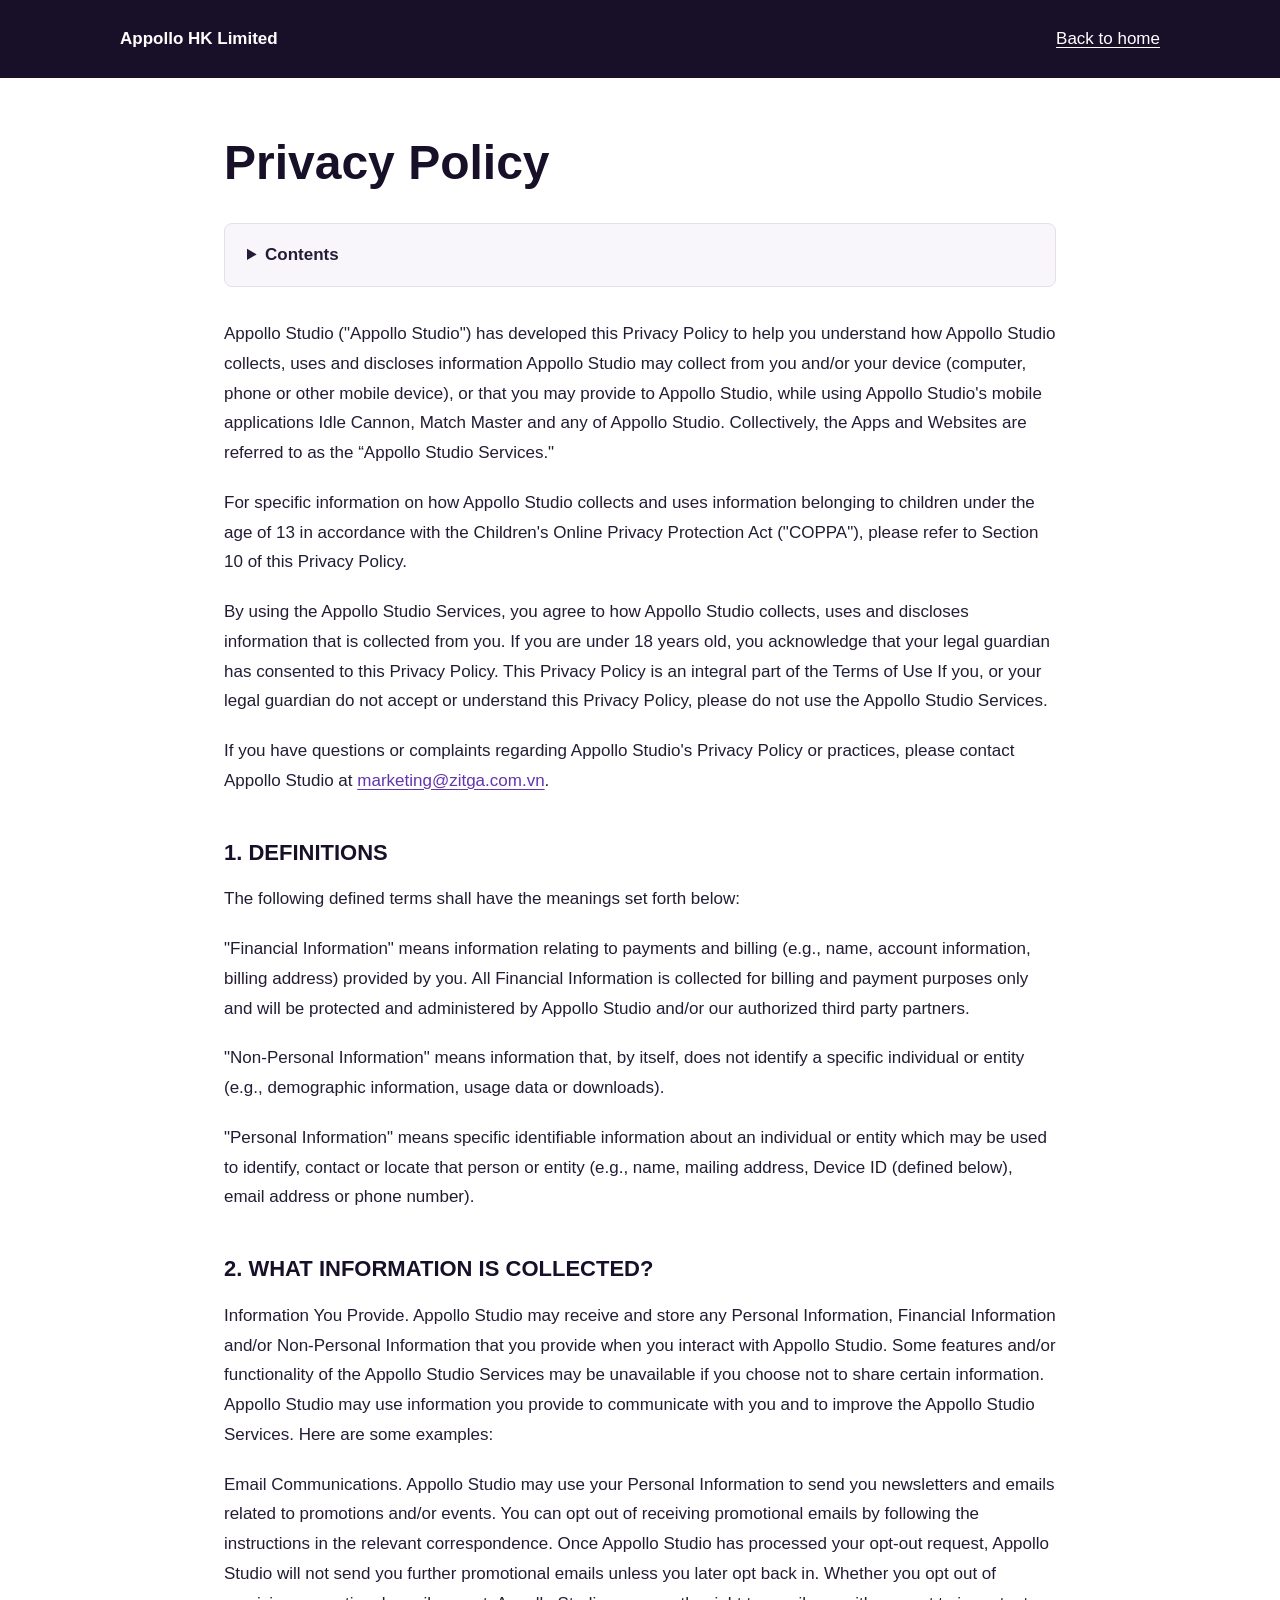
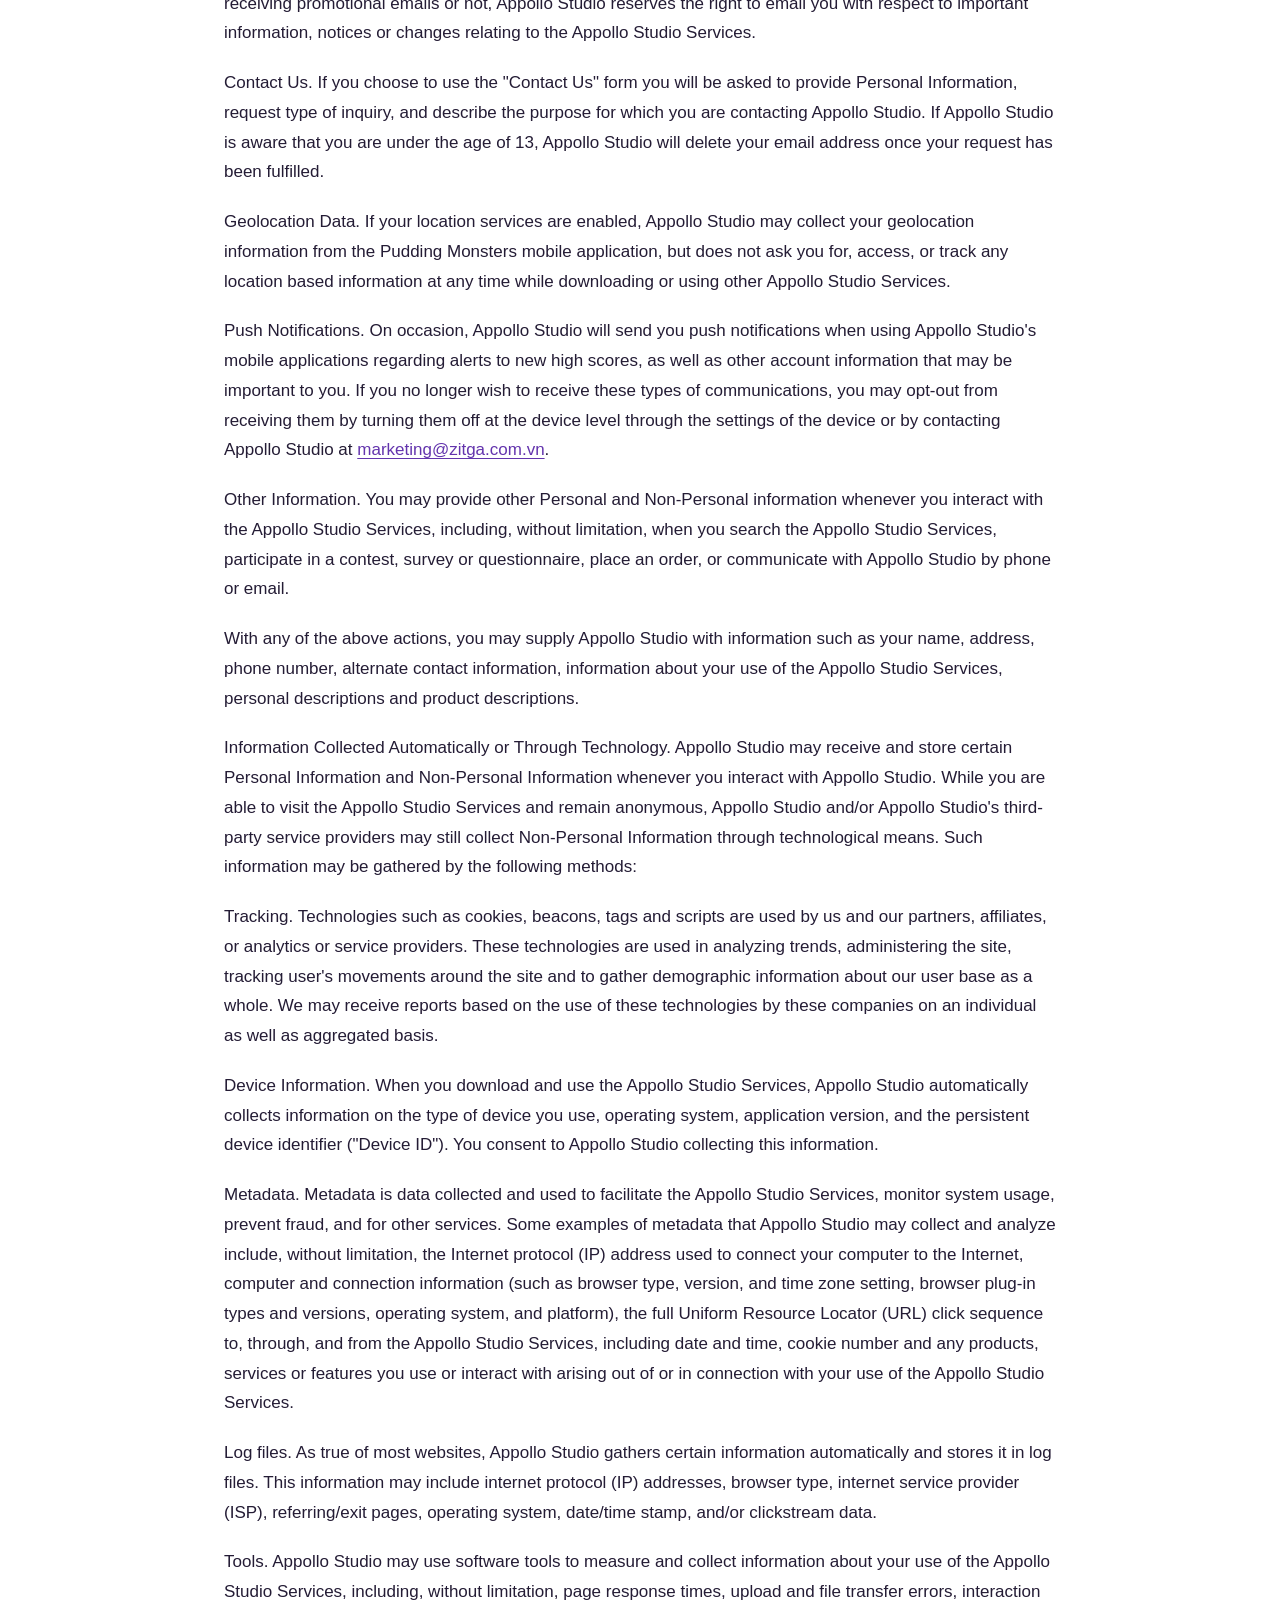
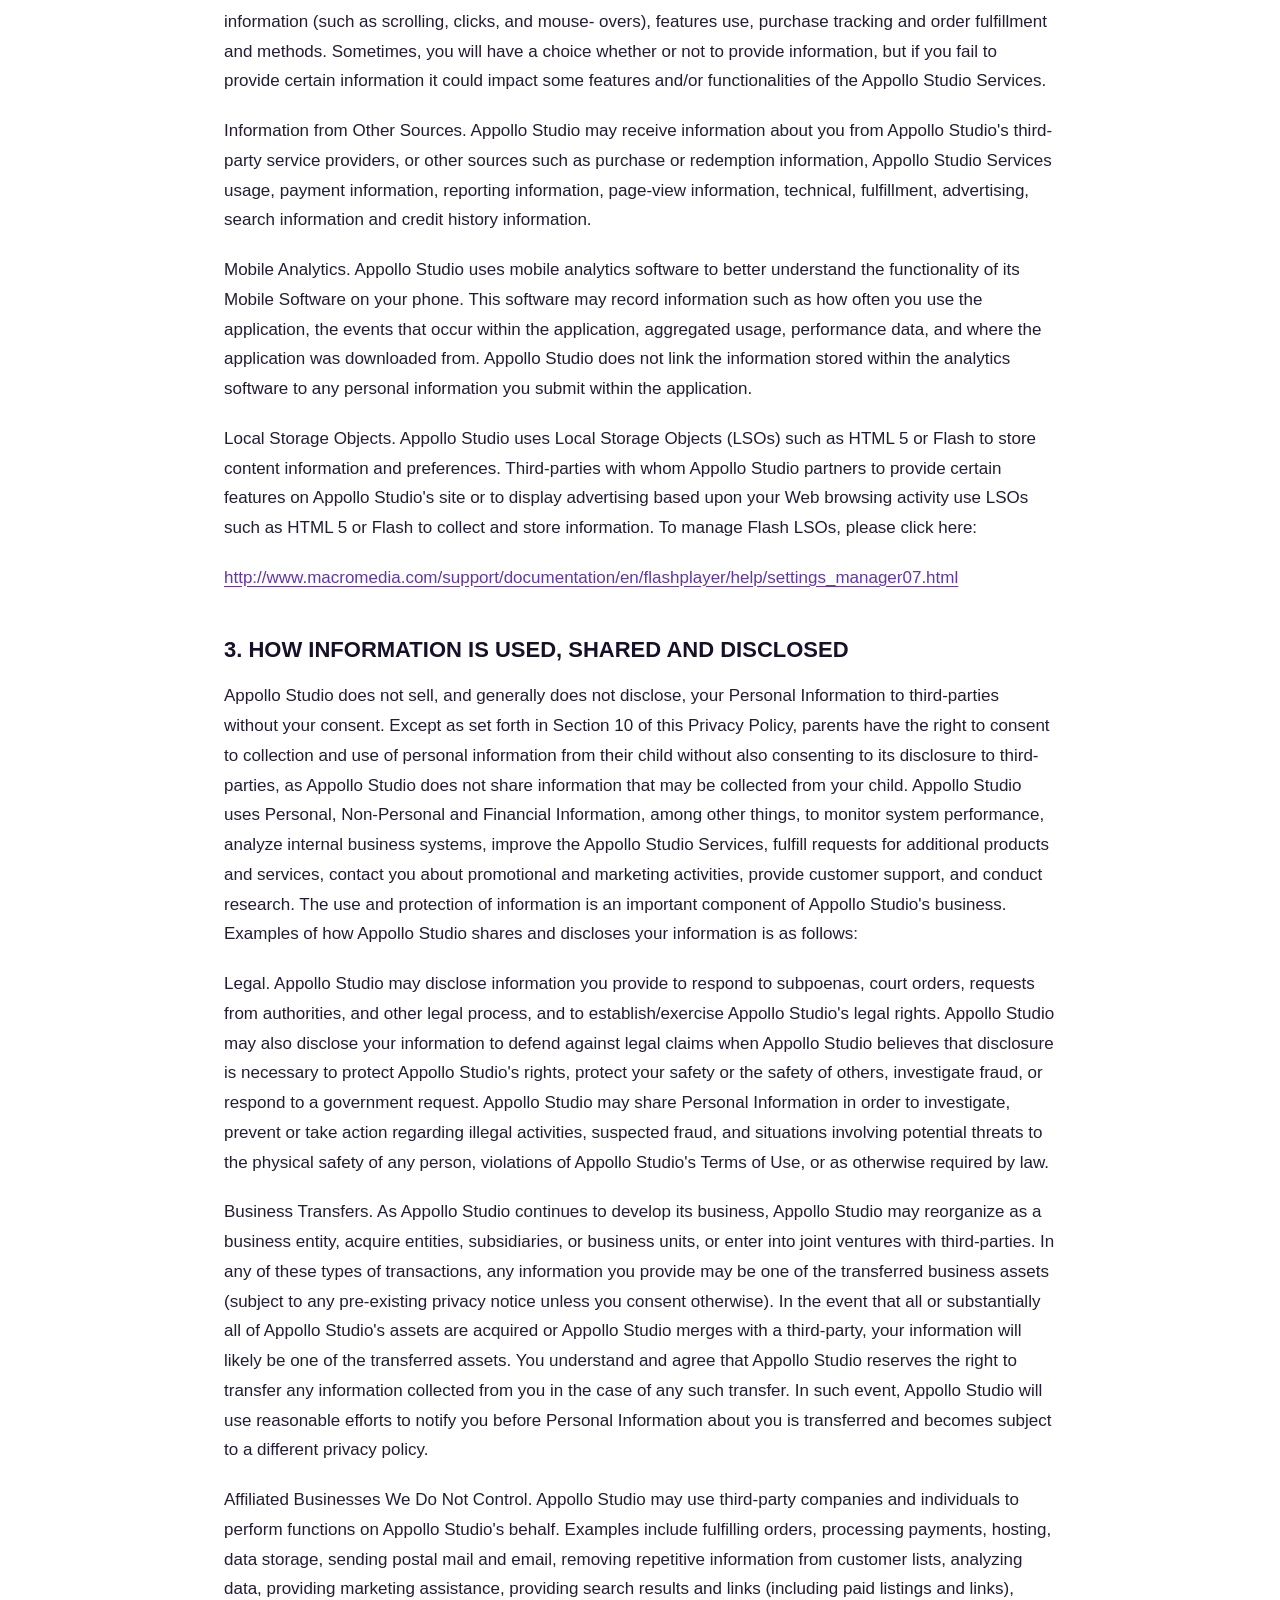
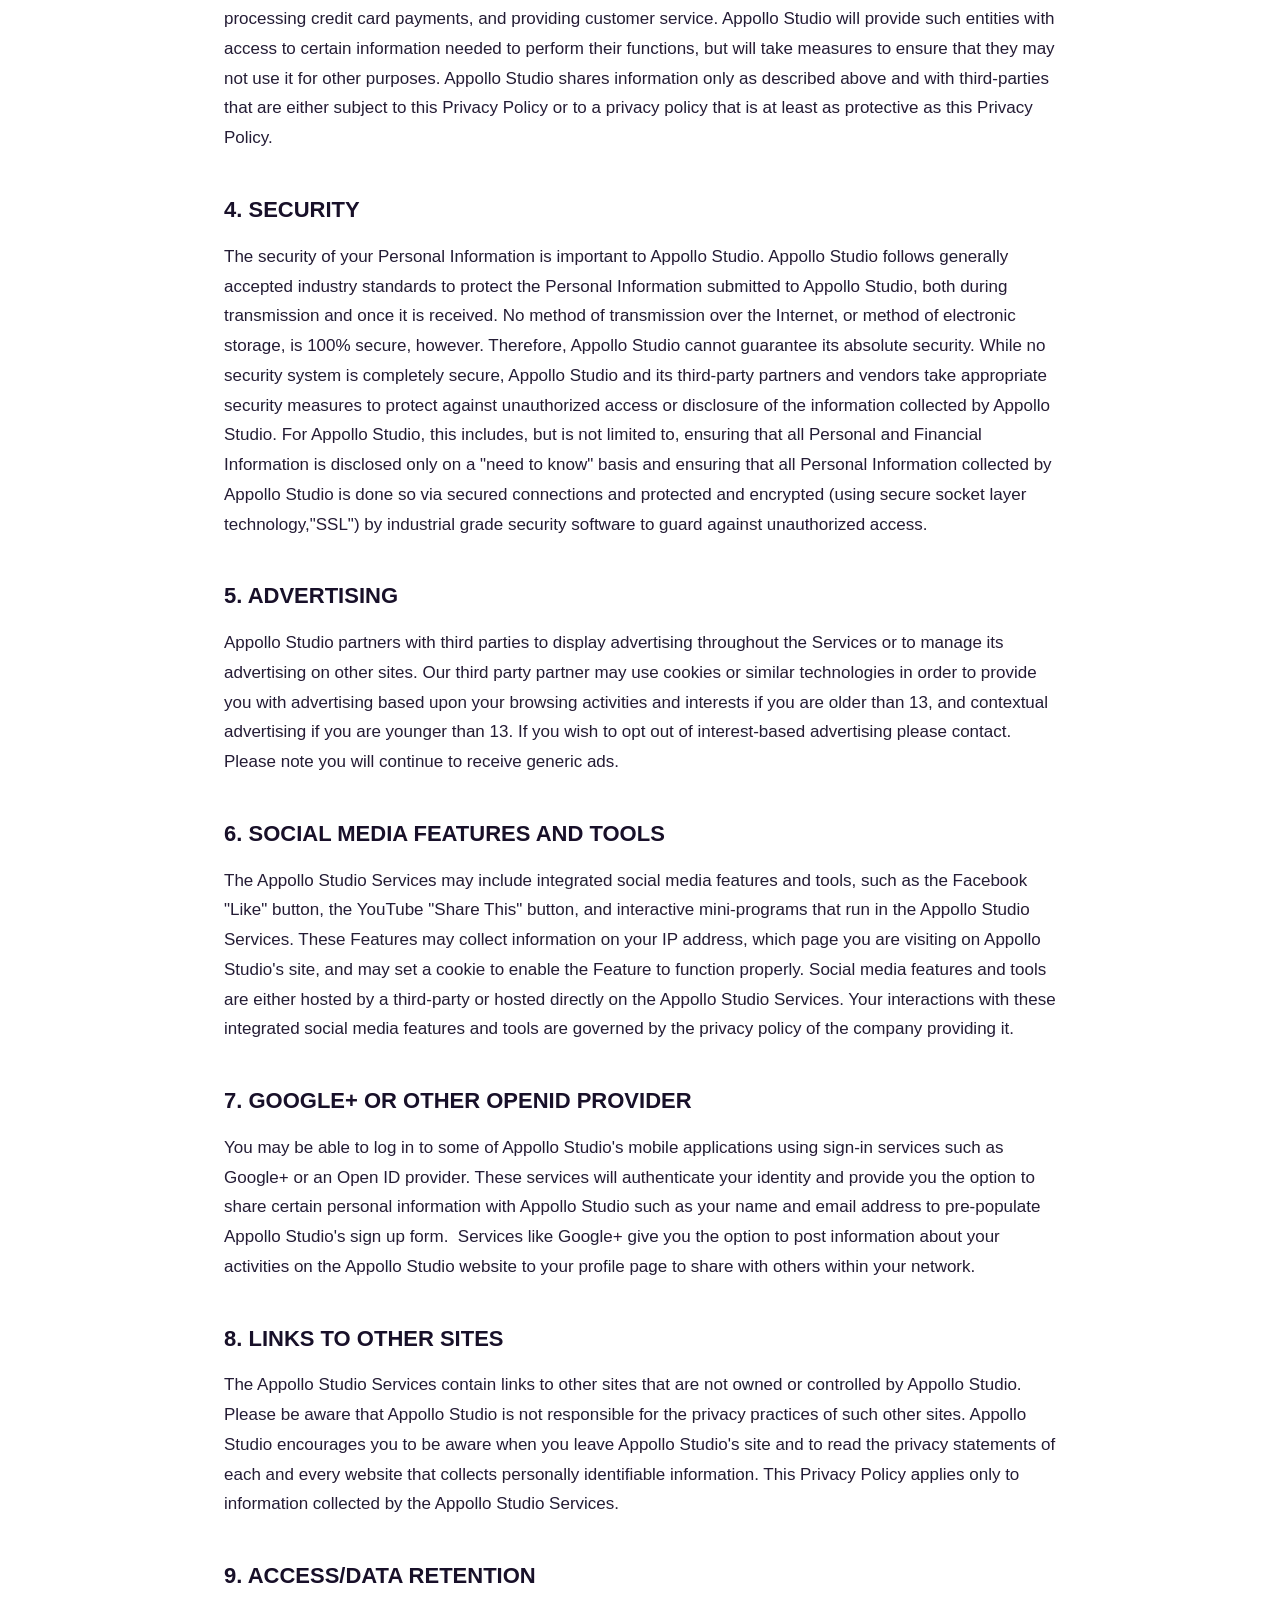
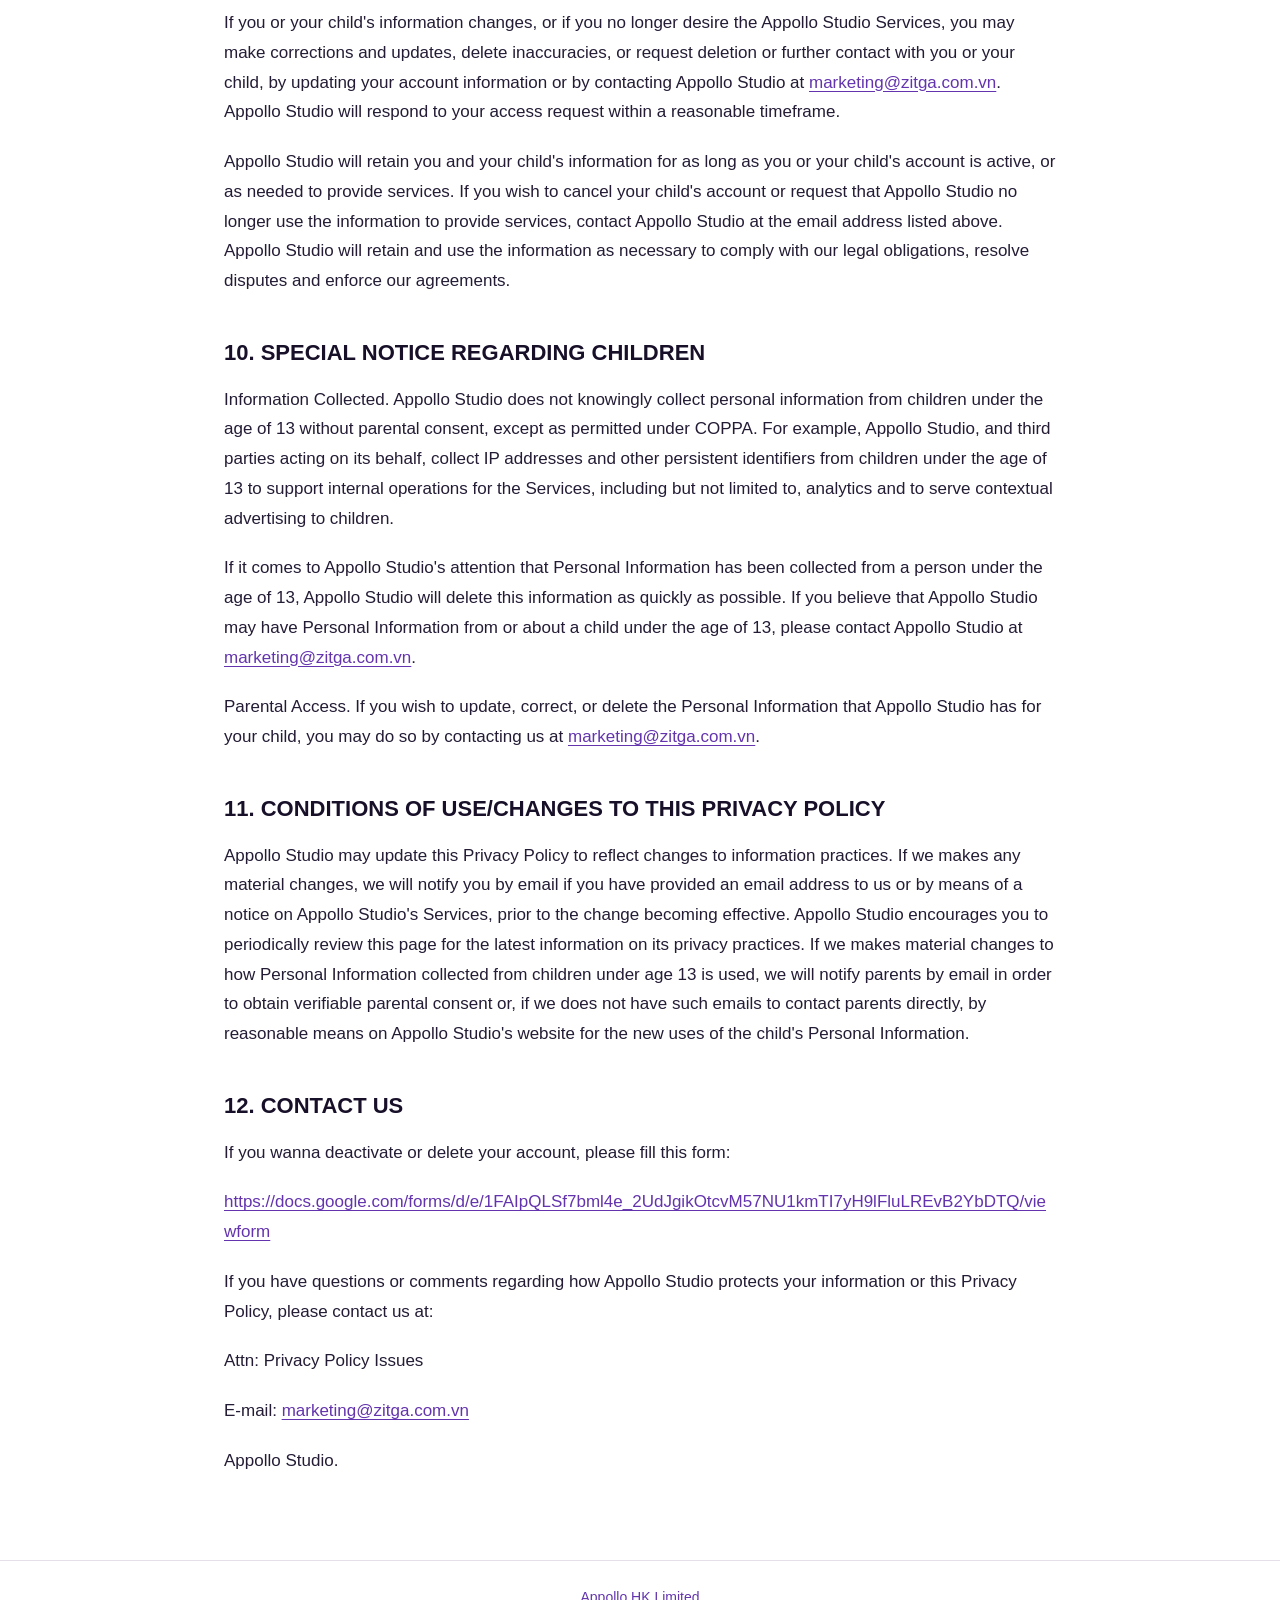
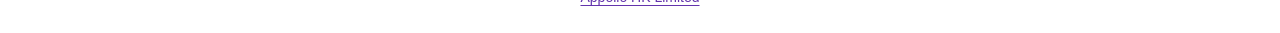
<file: privacy-policy.html>
<!DOCTYPE html>
<html lang="en">
<head>
  <meta charset="utf-8">
  <meta name="viewport" content="width=device-width, initial-scale=1">
  <title>Privacy Policy | Appollo Studio</title>
  <meta name="description" content="Read how Appollo Studio collects, uses and protects information when you use its services, and how to contact us about your privacy.">
  <link rel="stylesheet" href="/privacy-policy.css">
</head>
<body>
  <a class="skip-link" href="#policy">Skip to privacy policy</a>
  <header><a class="brand" href="/">Appollo HK Limited</a><a href="/">Back to home</a></header>
  <main id="policy">
    <h1>Privacy Policy</h1>
    <nav aria-label="Policy contents"><details><summary>Contents</summary><ol><li><a href="#section-1">1. DEFINITIONS</a></li><li><a href="#section-2">2. WHAT INFORMATION IS COLLECTED?</a></li><li><a href="#section-3">3. HOW INFORMATION IS USED, SHARED AND DISCLOSED</a></li><li><a href="#section-4">4. SECURITY</a></li><li><a href="#section-5">5. ADVERTISING</a></li><li><a href="#section-6">6. SOCIAL MEDIA FEATURES AND TOOLS</a></li><li><a href="#section-7">7. GOOGLE+ OR OTHER OPENID PROVIDER</a></li><li><a href="#section-8">8. LINKS TO OTHER SITES</a></li><li><a href="#section-9">9. ACCESS/DATA RETENTION</a></li><li><a href="#section-10">10. SPECIAL NOTICE REGARDING CHILDREN</a></li><li><a href="#section-11">11. CONDITIONS OF USE/CHANGES TO THIS PRIVACY POLICY</a></li><li><a href="#section-12">12. CONTACT US</a></li></ol></details></nav>
    <article aria-label="Privacy policy">
<p>Appollo Studio (&quot;Appollo Studio&quot;) has developed this Privacy Policy to help you understand how Appollo Studio collects, uses and discloses information Appollo Studio may collect from you and/or your device (computer, phone or other mobile device), or that you may provide to Appollo Studio, while using Appollo Studio&#x27;s mobile applications Idle Cannon, Match Master and any of Appollo Studio. Collectively, the Apps and Websites are referred to as the “Appollo Studio Services.&quot;</p>
<p>For specific information on how Appollo Studio collects and uses information belonging to children under the age of 13 in accordance with the Children&#x27;s Online Privacy Protection Act (&quot;COPPA&quot;), please refer to Section 10 of this Privacy Policy.</p>
<p>By using the Appollo Studio Services, you agree to how Appollo Studio collects, uses and discloses information that is collected from you. If you are under 18 years old, you acknowledge that your legal guardian has consented to this Privacy Policy. This Privacy Policy is an integral part of the Terms of Use If you, or your legal guardian do not accept or understand this Privacy Policy, please do not use the Appollo Studio Services.</p>
<p>If you have questions or complaints regarding Appollo Studio&#x27;s Privacy Policy or practices, please contact Appollo Studio at <a href="mailto:marketing@zitga.com.vn">marketing@zitga.com.vn</a>.</p>
<h2 id="section-1">1. DEFINITIONS</h2>
<p>The following defined terms shall have the meanings set forth below:</p>
<p>&quot;Financial Information&quot; means information relating to payments and billing (e.g., name, account information, billing address) provided by you. All Financial Information is collected for billing and payment purposes only and will be protected and administered by Appollo Studio and/or our authorized third party partners.</p>
<p>&quot;Non-Personal Information&quot; means information that, by itself, does not identify a specific individual or entity (e.g., demographic information, usage data or downloads).</p>
<p>&quot;Personal Information&quot; means specific identifiable information about an individual or entity which may be used to identify, contact or locate that person or entity (e.g., name, mailing address, Device ID (defined below), email address or phone number).</p>
<h2 id="section-2">2. WHAT INFORMATION IS COLLECTED?</h2>
<p>Information You Provide. Appollo Studio may receive and store any Personal Information, Financial Information and/or Non-Personal Information that you provide when you interact with Appollo Studio. Some features and/or functionality of the Appollo Studio Services may be unavailable if you choose not to share certain information. Appollo Studio may use information you provide to communicate with you and to improve the Appollo Studio Services. Here are some examples:</p>
<p>Email Communications. Appollo Studio may use your Personal Information to send you newsletters and emails related to promotions and/or events. You can opt out of receiving promotional emails by following the instructions in the relevant correspondence. Once Appollo Studio has processed your opt-out request, Appollo Studio will not send you further promotional emails unless you later opt back in. Whether you opt out of receiving promotional emails or not, Appollo Studio reserves the right to email you with respect to important information, notices or changes relating to the Appollo Studio Services.</p>
<p>Contact Us. If you choose to use the &quot;Contact Us&quot; form you will be asked to provide Personal Information, request type of inquiry, and describe the purpose for which you are contacting Appollo Studio. If Appollo Studio is aware that you are under the age of 13, Appollo Studio will delete your email address once your request has been fulfilled.</p>
<p>Geolocation Data. If your location services are enabled, Appollo Studio may collect your geolocation information from the Pudding Monsters mobile application, but does not ask you for, access, or track any location based information at any time while downloading or using other Appollo Studio Services.</p>
<p>Push Notifications. On occasion, Appollo Studio will send you push notifications when using Appollo Studio&#x27;s mobile applications regarding alerts to new high scores, as well as other account information that may be important to you. If you no longer wish to receive these types of communications, you may opt-out from receiving them by turning them off at the device level through the settings of the device or by contacting Appollo Studio at <a href="mailto:marketing@zitga.com.vn">marketing@zitga.com.vn</a>.</p>
<p>Other Information. You may provide other Personal and Non-Personal information whenever you interact with the Appollo Studio Services, including, without limitation, when you search the Appollo Studio Services, participate in a contest, survey or questionnaire, place an order, or communicate with Appollo Studio by phone or email.</p>
<p>With any of the above actions, you may supply Appollo Studio with information such as your name, address, phone number, alternate contact information, information about your use of the Appollo Studio Services, personal descriptions and product descriptions.</p>
<p>Information Collected Automatically or Through Technology. Appollo Studio may receive and store certain Personal Information and Non-Personal Information whenever you interact with Appollo Studio. While you are able to visit the Appollo Studio Services and remain anonymous, Appollo Studio and/or Appollo Studio&#x27;s third-party service providers may still collect Non-Personal Information through technological means. Such information may be gathered by the following methods:</p>
<p>Tracking. Technologies such as cookies, beacons, tags and scripts are used by us and our partners, affiliates, or analytics or service providers. These technologies are used in analyzing trends, administering the site, tracking user&#x27;s movements around the site and to gather demographic information about our user base as a whole. We may receive reports based on the use of these technologies by these companies on an individual as well as aggregated basis.</p>
<p>Device Information. When you download and use the Appollo Studio Services, Appollo Studio automatically collects information on the type of device you use, operating system, application version, and the persistent device identifier (&quot;Device ID&quot;). You consent to Appollo Studio collecting this information.</p>
<p>Metadata. Metadata is data collected and used to facilitate the Appollo Studio Services, monitor system usage, prevent fraud, and for other services. Some examples of metadata that Appollo Studio may collect and analyze include, without limitation, the Internet protocol (IP) address used to connect your computer to the Internet, computer and connection information (such as browser type, version, and time zone setting, browser plug-in types and versions, operating system, and platform), the full Uniform Resource Locator (URL) click sequence to, through, and from the Appollo Studio Services, including date and time, cookie number and any products, services or features you use or interact with arising out of or in connection with your use of the Appollo Studio Services.</p>
<p>Log files. As true of most websites, Appollo Studio gathers certain information automatically and stores it in log files. This information may include internet protocol (IP) addresses, browser type, internet service provider (ISP), referring/exit pages, operating system, date/time stamp, and/or clickstream data.</p>
<p>Tools. Appollo Studio may use software tools to measure and collect information about your use of the Appollo Studio Services, including, without limitation, page response times, upload and file transfer errors, interaction information (such as scrolling, clicks, and mouse- overs), features use, purchase tracking and order fulfillment and methods. Sometimes, you will have a choice whether or not to provide information, but if you fail to provide certain information it could impact some features and/or functionalities of the Appollo Studio Services.</p>
<p>Information from Other Sources. Appollo Studio may receive information about you from Appollo Studio&#x27;s third-party service providers, or other sources such as purchase or redemption information, Appollo Studio Services usage, payment information, reporting information, page-view information, technical, fulfillment, advertising, search information and credit history information.</p>
<p>Mobile Analytics. Appollo Studio uses mobile analytics software to better understand the functionality of its Mobile Software on your phone. This software may record information such as how often you use the application, the events that occur within the application, aggregated usage, performance data, and where the application was downloaded from. Appollo Studio does not link the information stored within the analytics software to any personal information you submit within the application.</p>
<p>Local Storage Objects. Appollo Studio uses Local Storage Objects (LSOs) such as HTML 5 or Flash to store content information and preferences. Third-parties with whom Appollo Studio partners to provide certain features on Appollo Studio&#x27;s site or to display advertising based upon your Web browsing activity use LSOs such as HTML 5 or Flash to collect and store information. To manage Flash LSOs, please click here:</p>
<p><a href="http://www.macromedia.com/support/documentation/en/flashplayer/help/settings_manager07.html">http://www.macromedia.com/support/documentation/en/flashplayer/help/settings_manager07.html</a></p>
<h2 id="section-3">3. HOW INFORMATION IS USED, SHARED AND DISCLOSED</h2>
<p>Appollo Studio does not sell, and generally does not disclose, your Personal Information to third-parties without your consent. Except as set forth in Section 10 of this Privacy Policy, parents have the right to consent to collection and use of personal information from their child without also consenting to its disclosure to third-parties, as Appollo Studio does not share information that may be collected from your child. Appollo Studio uses Personal, Non-Personal and Financial Information, among other things, to monitor system performance, analyze internal business systems, improve the Appollo Studio Services, fulfill requests for additional products and services, contact you about promotional and marketing activities, provide customer support, and conduct research. The use and protection of information is an important component of Appollo Studio&#x27;s business. Examples of how Appollo Studio shares and discloses your information is as follows:</p>
<p>Legal. Appollo Studio may disclose information you provide to respond to subpoenas, court orders, requests from authorities, and other legal process, and to establish/exercise Appollo Studio&#x27;s legal rights. Appollo Studio may also disclose your information to defend against legal claims when Appollo Studio believes that disclosure is necessary to protect Appollo Studio&#x27;s rights, protect your safety or the safety of others, investigate fraud, or respond to a government request. Appollo Studio may share Personal Information in order to investigate, prevent or take action regarding illegal activities, suspected fraud, and situations involving potential threats to the physical safety of any person, violations of Appollo Studio&#x27;s Terms of Use, or as otherwise required by law.</p>
<p>Business Transfers. As Appollo Studio continues to develop its business, Appollo Studio may reorganize as a business entity, acquire entities, subsidiaries, or business units, or enter into joint ventures with third-parties. In any of these types of transactions, any information you provide may be one of the transferred business assets (subject to any pre-existing privacy notice unless you consent otherwise). In the event that all or substantially all of Appollo Studio&#x27;s assets are acquired or Appollo Studio merges with a third-party, your information will likely be one of the transferred assets. You understand and agree that Appollo Studio reserves the right to transfer any information collected from you in the case of any such transfer. In such event, Appollo Studio will use reasonable efforts to notify you before Personal Information about you is transferred and becomes subject to a different privacy policy.</p>
<p>Affiliated Businesses We Do Not Control. Appollo Studio may use third-party companies and individuals to perform functions on Appollo Studio&#x27;s behalf. Examples include fulfilling orders, processing payments, hosting, data storage, sending postal mail and email, removing repetitive information from customer lists, analyzing data, providing marketing assistance, providing search results and links (including paid listings and links), processing credit card payments, and providing customer service. Appollo Studio will provide such entities with access to certain information needed to perform their functions, but will take measures to ensure that they may not use it for other purposes. Appollo Studio shares information only as described above and with third-parties that are either subject to this Privacy Policy or to a privacy policy that is at least as protective as this Privacy Policy.</p>
<h2 id="section-4">4. SECURITY</h2>
<p>The security of your Personal Information is important to Appollo Studio. Appollo Studio follows generally accepted industry standards to protect the Personal Information submitted to Appollo Studio, both during transmission and once it is received. No method of transmission over the Internet, or method of electronic storage, is 100% secure, however. Therefore, Appollo Studio cannot guarantee its absolute security. While no security system is completely secure, Appollo Studio and its third-party partners and vendors take appropriate security measures to protect against unauthorized access or disclosure of the information collected by Appollo Studio. For Appollo Studio, this includes, but is not limited to, ensuring that all Personal and Financial Information is disclosed only on a &quot;need to know&quot; basis and ensuring that all Personal Information collected by Appollo Studio is done so via secured connections and protected and encrypted (using secure socket layer technology,&quot;SSL&quot;) by industrial grade security software to guard against unauthorized access.</p>
<h2 id="section-5">5. ADVERTISING</h2>
<p>Appollo Studio partners with third parties to display advertising throughout the Services or to manage its advertising on other sites. Our third party partner may use cookies or similar technologies in order to provide you with advertising based upon your browsing activities and interests if you are older than 13, and contextual advertising if you are younger than 13. If you wish to opt out of interest-based advertising please contact. Please note you will continue to receive generic ads.</p>
<h2 id="section-6">6. SOCIAL MEDIA FEATURES AND TOOLS</h2>
<p>The Appollo Studio Services may include integrated social media features and tools, such as the Facebook &quot;Like&quot; button, the YouTube &quot;Share This&quot; button, and interactive mini-programs that run in the Appollo Studio Services. These Features may collect information on your IP address, which page you are visiting on Appollo Studio&#x27;s site, and may set a cookie to enable the Feature to function properly. Social media features and tools are either hosted by a third-party or hosted directly on the Appollo Studio Services. Your interactions with these integrated social media features and tools are governed by the privacy policy of the company providing it.</p>
<h2 id="section-7">7. GOOGLE+ OR OTHER OPENID PROVIDER</h2>
<p>You may be able to log in to some of Appollo Studio&#x27;s mobile applications using sign-in services such as Google+ or an Open ID provider. These services will authenticate your identity and provide you the option to share certain personal information with Appollo Studio such as your name and email address to pre-populate Appollo Studio&#x27;s sign up form.  Services like Google+ give you the option to post information about your activities on the Appollo Studio website to your profile page to share with others within your network.</p>
<h2 id="section-8">8. LINKS TO OTHER SITES</h2>
<p>The Appollo Studio Services contain links to other sites that are not owned or controlled by Appollo Studio. Please be aware that Appollo Studio is not responsible for the privacy practices of such other sites. Appollo Studio encourages you to be aware when you leave Appollo Studio&#x27;s site and to read the privacy statements of each and every website that collects personally identifiable information. This Privacy Policy applies only to information collected by the Appollo Studio Services.</p>
<h2 id="section-9">9. ACCESS/DATA RETENTION</h2>
<p>If you or your child&#x27;s information changes, or if you no longer desire the Appollo Studio Services, you may make corrections and updates, delete inaccuracies, or request deletion or further contact with you or your child, by updating your account information or by contacting Appollo Studio at <a href="mailto:marketing@zitga.com.vn">marketing@zitga.com.vn</a>. Appollo Studio will respond to your access request within a reasonable timeframe.</p>
<p>Appollo Studio will retain you and your child&#x27;s information for as long as you or your child&#x27;s account is active, or as needed to provide services. If you wish to cancel your child&#x27;s account or request that Appollo Studio no longer use the information to provide services, contact Appollo Studio at the email address listed above. Appollo Studio will retain and use the information as necessary to comply with our legal obligations, resolve disputes and enforce our agreements.</p>
<h2 id="section-10">10. SPECIAL NOTICE REGARDING CHILDREN</h2>
<p>Information Collected. Appollo Studio does not knowingly collect personal information from children under the age of 13 without parental consent, except as permitted under COPPA. For example, Appollo Studio, and third parties acting on its behalf, collect IP addresses and other persistent identifiers from children under the age of 13 to support internal operations for the Services, including but not limited to, analytics and to serve contextual advertising to children.</p>
<p>If it comes to Appollo Studio&#x27;s attention that Personal Information has been collected from a person under the age of 13, Appollo Studio will delete this information as quickly as possible. If you believe that Appollo Studio may have Personal Information from or about a child under the age of 13, please contact Appollo Studio at <a href="mailto:marketing@zitga.com.vn">marketing@zitga.com.vn</a>.</p>
<p>Parental Access. If you wish to update, correct, or delete the Personal Information that Appollo Studio has for your child, you may do so by contacting us at <a href="mailto:marketing@zitga.com.vn">marketing@zitga.com.vn</a>.</p>
<h2 id="section-11">11. CONDITIONS OF USE/CHANGES TO THIS PRIVACY POLICY</h2>
<p>Appollo Studio may update this Privacy Policy to reflect changes to information practices. If we makes any material changes, we will notify you by email if you have provided an email address to us or by means of a notice on Appollo Studio&#x27;s Services, prior to the change becoming effective. Appollo Studio encourages you to periodically review this page for the latest information on its privacy practices. If we makes material changes to how Personal Information collected from children under age 13 is used, we will notify parents by email in order to obtain verifiable parental consent or, if we does not have such emails to contact parents directly, by reasonable means on Appollo Studio&#x27;s website for the new uses of the child&#x27;s Personal Information.</p>
<h2 id="section-12">12. CONTACT US</h2>
<p>If you wanna deactivate or delete your account, please fill this form:</p>
<p><a href="https://docs.google.com/forms/d/e/1FAIpQLSf7bml4e_2UdJgikOtcvM57NU1kmTI7yH9lFluLREvB2YbDTQ/viewform">https://docs.google.com/forms/d/e/1FAIpQLSf7bml4e_2UdJgikOtcvM57NU1kmTI7yH9lFluLREvB2YbDTQ/viewform</a></p>
<p>If you have questions or comments regarding how Appollo Studio protects your information or this Privacy Policy, please contact us at:</p>
<p>Attn: Privacy Policy Issues</p>
<p>E-mail: <a href="mailto:marketing@zitga.com.vn">marketing@zitga.com.vn</a></p>
<p>Appollo Studio.</p>
</article>
  </main>
  <footer><a href="/">Appollo HK Limited</a></footer>
</body>
</html>
</file>
<file: privacy-policy.css>
* { box-sizing: border-box; }
html { scroll-padding-top: 24px; }
body { margin: 0; color: #241c35; background: #fff; font: 17px/1.75 Arial, sans-serif; }
a { color: #6334ad; text-underline-offset: 3px; overflow-wrap: anywhere; }
a:hover { color: #482382; }
a:focus-visible, summary:focus-visible { outline: 3px solid #8c30f5; outline-offset: 5px; }
header { background: #181029; padding: 24px max(24px, calc((100% - 1040px) / 2)); display: flex; align-items: center; justify-content: space-between; gap: 24px; }
header a { color: white; }
header a:hover { color: #d6b1ff; }
.brand { display: flex; align-items: center; gap: 14px; font-weight: bold; text-decoration: none; }
.brand img { object-fit: contain; }
main { max-width: 880px; margin: 0 auto; padding: 56px 24px 64px; }
h1 { color: #181029; font-size: clamp(32px, 5vw, 48px); line-height: 1.2; margin: 0 0 32px; }
h2 { color: #181029; font-size: 22px; line-height: 1.4; margin: 42px 0 16px; }
p { margin: 0 0 20px; overflow-wrap: anywhere; }
nav { margin-bottom: 32px; padding: 16px 22px; border: 1px solid #e4dfe9; border-radius: 8px; background: #f8f6fa; }
summary { cursor: pointer; font-weight: bold; }
ol { list-style: none; padding: 0; margin-bottom: 0; }
li { margin: 8px 0; font-size: 14px; }
footer { border-top: 1px solid #e4dfe9; padding: 24px; text-align: center; font-size: 14px; }
.skip-link { position: absolute; top: -100px; left: 16px; background: white; padding: 12px; }
.skip-link:focus { top: 12px; }
@media (max-width: 600px) { header { flex-wrap: wrap; padding: 20px; gap: 14px; } .brand { font-size: 16px; } header > a:last-child { font-size: 14px; } main { padding: 36px 20px; } }
@media print { header, footer, nav, .skip-link { display: none; } main { max-width: none; padding: 0; } body { font-size: 11pt; } h2 { break-after: avoid; } a { color: inherit; } }
</file>
